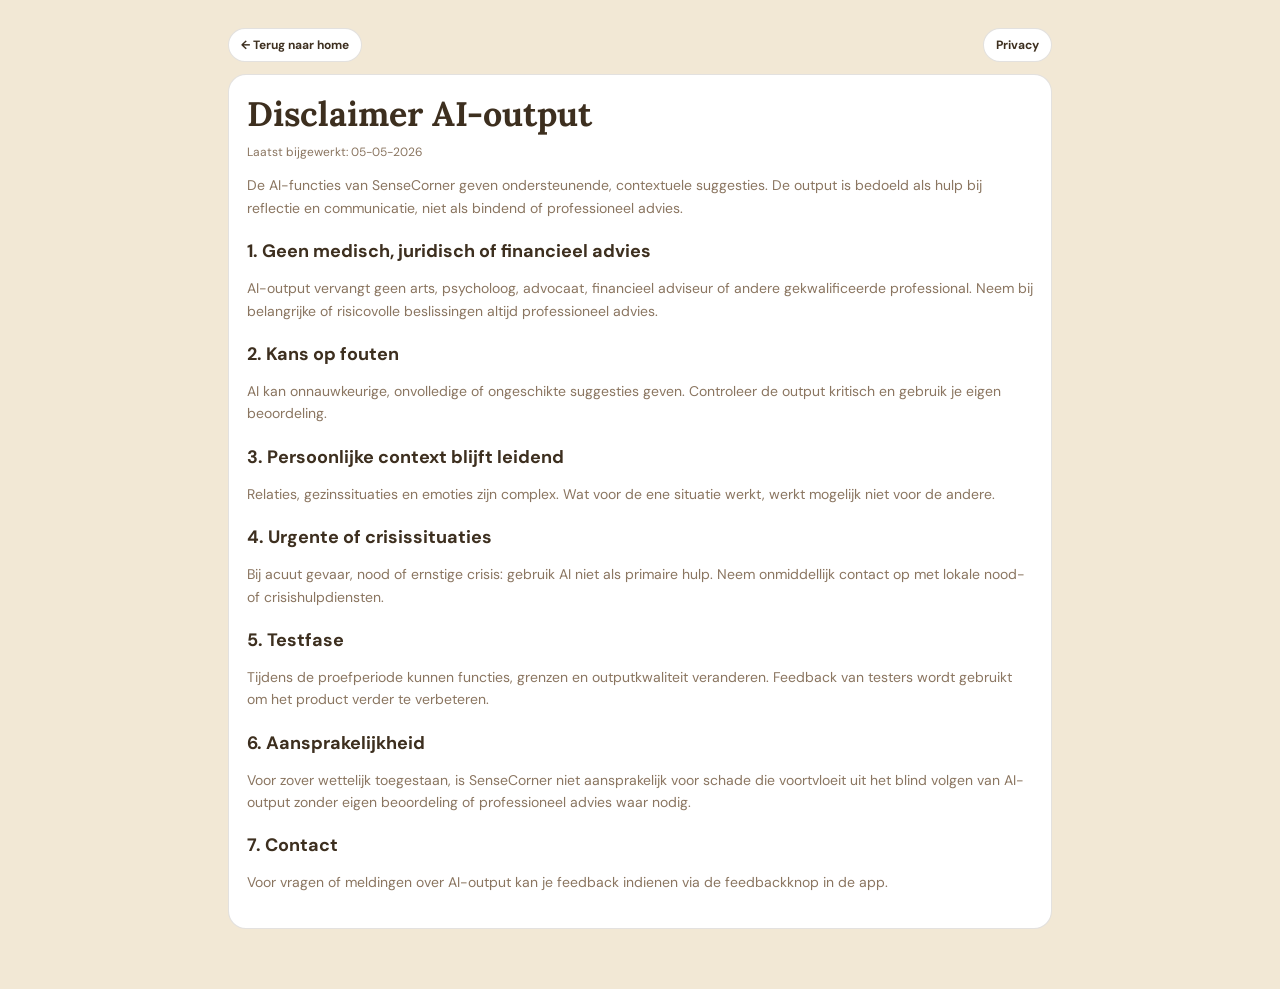
<file: ai-disclaimer.html>
<!DOCTYPE html>
<html lang="nl">
<head>
<meta charset="UTF-8">
<meta name="viewport" content="width=device-width, initial-scale=1.0">
<meta name="theme-color" content="#6B8E6F">
<title>Disclaimer AI-output - SenseCorner</title>
<link rel="preconnect" href="https://fonts.googleapis.com">
<link rel="preconnect" href="https://fonts.gstatic.com" crossorigin>
<link href="https://fonts.googleapis.com/css2?family=DM+Sans:wght@400;500;600;700&family=Lora:wght@400;600&display=swap" rel="stylesheet">
<link rel="stylesheet" href="css/sense-theme.css">
<style>
*{box-sizing:border-box}
body{margin:0;background:var(--cream);color:var(--chocolade);font-family:var(--font-sans)}
.wrap{max-width:860px;margin:0 auto;padding:28px 18px 60px}
.card{background:var(--ivoor);border:1px solid var(--b);border-radius:18px;padding:20px 18px}
h1{font-family:var(--font-serif);font-size:34px;line-height:1.1;margin:0 0 12px}
h2{font-size:18px;margin:20px 0 8px}
p,li{font-size:14px;line-height:1.6;color:var(--warm-bruin)}
a{color:var(--sage-donker)}
.meta{font-size:12px;color:var(--warm-bruin);margin-bottom:10px}
.topnav{display:flex;justify-content:space-between;align-items:center;gap:10px;margin-bottom:12px}
.btn{display:inline-flex;align-items:center;gap:7px;padding:8px 12px;border-radius:999px;border:1px solid var(--b);background:#fff;text-decoration:none;color:var(--chocolade);font-size:12px;font-weight:700}
</style>
</head>
<body>
<div class="wrap">
  <div class="topnav">
    <a class="btn" href="index.html">← Terug naar home</a>
    <a class="btn" href="privacy.html">Privacy</a>
  </div>
  <article class="card">
    <h1>Disclaimer AI-output</h1>
    <div class="meta">Laatst bijgewerkt: 05-05-2026</div>
    <p>De AI-functies van SenseCorner geven ondersteunende, contextuele suggesties. De output is bedoeld als hulp bij reflectie en communicatie, niet als bindend of professioneel advies.</p>

    <h2>1. Geen medisch, juridisch of financieel advies</h2>
    <p>AI-output vervangt geen arts, psycholoog, advocaat, financieel adviseur of andere gekwalificeerde professional. Neem bij belangrijke of risicovolle beslissingen altijd professioneel advies.</p>

    <h2>2. Kans op fouten</h2>
    <p>AI kan onnauwkeurige, onvolledige of ongeschikte suggesties geven. Controleer de output kritisch en gebruik je eigen beoordeling.</p>

    <h2>3. Persoonlijke context blijft leidend</h2>
    <p>Relaties, gezinssituaties en emoties zijn complex. Wat voor de ene situatie werkt, werkt mogelijk niet voor de andere.</p>

    <h2>4. Urgente of crisissituaties</h2>
    <p>Bij acuut gevaar, nood of ernstige crisis: gebruik AI niet als primaire hulp. Neem onmiddellijk contact op met lokale nood- of crisishulpdiensten.</p>

    <h2>5. Testfase</h2>
    <p>Tijdens de proefperiode kunnen functies, grenzen en outputkwaliteit veranderen. Feedback van testers wordt gebruikt om het product verder te verbeteren.</p>

    <h2>6. Aansprakelijkheid</h2>
    <p>Voor zover wettelijk toegestaan, is SenseCorner niet aansprakelijk voor schade die voortvloeit uit het blind volgen van AI-output zonder eigen beoordeling of professioneel advies waar nodig.</p>

    <h2>7. Contact</h2>
    <p>Voor vragen of meldingen over AI-output kan je feedback indienen via de feedbackknop in de app.</p>
  </article>
</div>
</body>
</html>
</file>
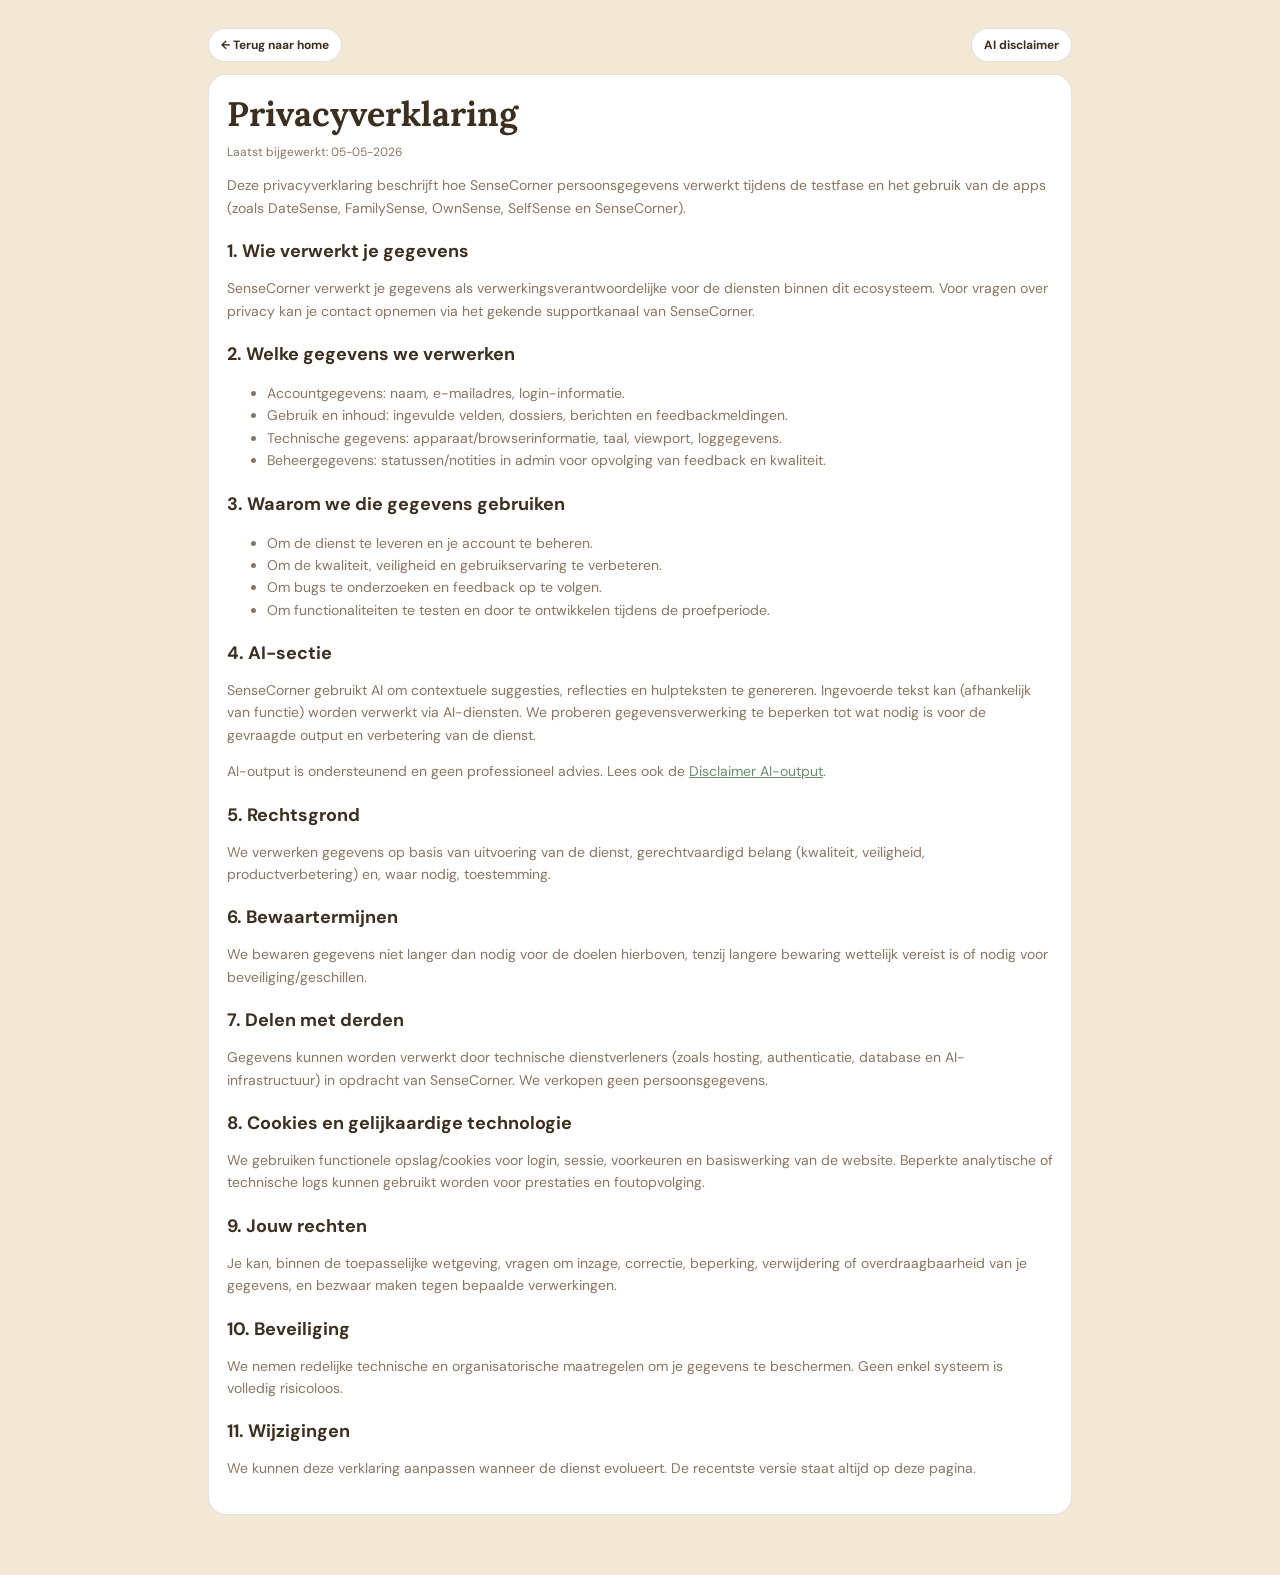
<file: privacy.html>
<!DOCTYPE html>
<html lang="nl">
<head>
<meta charset="UTF-8">
<meta name="viewport" content="width=device-width, initial-scale=1.0">
<meta name="theme-color" content="#6B8E6F">
<title>Privacyverklaring - SenseCorner</title>
<link rel="preconnect" href="https://fonts.googleapis.com">
<link rel="preconnect" href="https://fonts.gstatic.com" crossorigin>
<link href="https://fonts.googleapis.com/css2?family=DM+Sans:wght@400;500;600;700&family=Lora:wght@400;600&display=swap" rel="stylesheet">
<link rel="stylesheet" href="css/sense-theme.css">
<style>
*{box-sizing:border-box}
body{margin:0;background:var(--cream);color:var(--chocolade);font-family:var(--font-sans)}
.wrap{max-width:900px;margin:0 auto;padding:28px 18px 60px}
.card{background:var(--ivoor);border:1px solid var(--b);border-radius:18px;padding:20px 18px}
h1{font-family:var(--font-serif);font-size:34px;line-height:1.1;margin:0 0 12px}
h2{font-size:18px;margin:20px 0 8px}
p,li{font-size:14px;line-height:1.6;color:var(--warm-bruin)}
a{color:var(--sage-donker)}
.meta{font-size:12px;color:var(--warm-bruin);margin-bottom:10px}
.topnav{display:flex;justify-content:space-between;align-items:center;gap:10px;margin-bottom:12px}
.btn{display:inline-flex;align-items:center;gap:7px;padding:8px 12px;border-radius:999px;border:1px solid var(--b);background:#fff;text-decoration:none;color:var(--chocolade);font-size:12px;font-weight:700}
</style>
</head>
<body>
<div class="wrap">
  <div class="topnav">
    <a class="btn" href="index.html">← Terug naar home</a>
    <a class="btn" href="ai-disclaimer.html">AI disclaimer</a>
  </div>
  <article class="card">
    <h1>Privacyverklaring</h1>
    <div class="meta">Laatst bijgewerkt: 05-05-2026</div>
    <p>Deze privacyverklaring beschrijft hoe SenseCorner persoonsgegevens verwerkt tijdens de testfase en het gebruik van de apps (zoals DateSense, FamilySense, OwnSense, SelfSense en SenseCorner).</p>

    <h2>1. Wie verwerkt je gegevens</h2>
    <p>SenseCorner verwerkt je gegevens als verwerkingsverantwoordelijke voor de diensten binnen dit ecosysteem. Voor vragen over privacy kan je contact opnemen via het gekende supportkanaal van SenseCorner.</p>

    <h2>2. Welke gegevens we verwerken</h2>
    <ul>
      <li>Accountgegevens: naam, e-mailadres, login-informatie.</li>
      <li>Gebruik en inhoud: ingevulde velden, dossiers, berichten en feedbackmeldingen.</li>
      <li>Technische gegevens: apparaat/browserinformatie, taal, viewport, loggegevens.</li>
      <li>Beheergegevens: statussen/notities in admin voor opvolging van feedback en kwaliteit.</li>
    </ul>

    <h2>3. Waarom we die gegevens gebruiken</h2>
    <ul>
      <li>Om de dienst te leveren en je account te beheren.</li>
      <li>Om de kwaliteit, veiligheid en gebruikservaring te verbeteren.</li>
      <li>Om bugs te onderzoeken en feedback op te volgen.</li>
      <li>Om functionaliteiten te testen en door te ontwikkelen tijdens de proefperiode.</li>
    </ul>

    <h2>4. AI-sectie</h2>
    <p>SenseCorner gebruikt AI om contextuele suggesties, reflecties en hulpteksten te genereren. Ingevoerde tekst kan (afhankelijk van functie) worden verwerkt via AI-diensten. We proberen gegevensverwerking te beperken tot wat nodig is voor de gevraagde output en verbetering van de dienst.</p>
    <p>AI-output is ondersteunend en geen professioneel advies. Lees ook de <a href="ai-disclaimer.html">Disclaimer AI-output</a>.</p>

    <h2>5. Rechtsgrond</h2>
    <p>We verwerken gegevens op basis van uitvoering van de dienst, gerechtvaardigd belang (kwaliteit, veiligheid, productverbetering) en, waar nodig, toestemming.</p>

    <h2>6. Bewaartermijnen</h2>
    <p>We bewaren gegevens niet langer dan nodig voor de doelen hierboven, tenzij langere bewaring wettelijk vereist is of nodig voor beveiliging/geschillen.</p>

    <h2>7. Delen met derden</h2>
    <p>Gegevens kunnen worden verwerkt door technische dienstverleners (zoals hosting, authenticatie, database en AI-infrastructuur) in opdracht van SenseCorner. We verkopen geen persoonsgegevens.</p>

    <h2>8. Cookies en gelijkaardige technologie</h2>
    <p>We gebruiken functionele opslag/cookies voor login, sessie, voorkeuren en basiswerking van de website. Beperkte analytische of technische logs kunnen gebruikt worden voor prestaties en foutopvolging.</p>

    <h2>9. Jouw rechten</h2>
    <p>Je kan, binnen de toepasselijke wetgeving, vragen om inzage, correctie, beperking, verwijdering of overdraagbaarheid van je gegevens, en bezwaar maken tegen bepaalde verwerkingen.</p>

    <h2>10. Beveiliging</h2>
    <p>We nemen redelijke technische en organisatorische maatregelen om je gegevens te beschermen. Geen enkel systeem is volledig risicoloos.</p>

    <h2>11. Wijzigingen</h2>
    <p>We kunnen deze verklaring aanpassen wanneer de dienst evolueert. De recentste versie staat altijd op deze pagina.</p>
  </article>
</div>
</body>
</html>
</file>
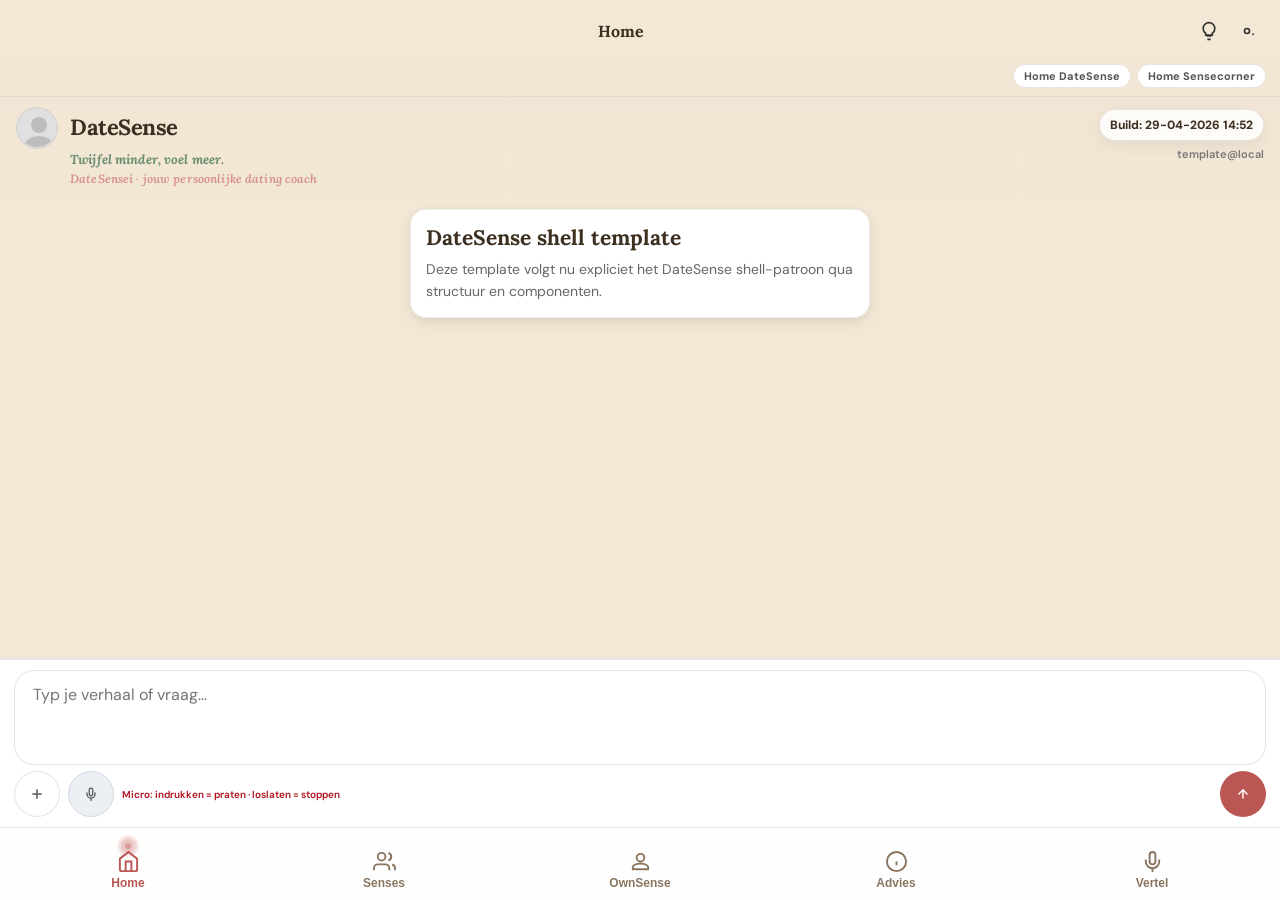
<file: ui-shell-template.html>
<!DOCTYPE html>
<html lang="nl">
<head>
<meta charset="UTF-8">
<meta name="viewport" content="width=device-width, initial-scale=1.0, viewport-fit=cover">
<!-- Cache: HTML mag CDN max-age gebruiken; JS/CSS via ?v= cache-bust na deploy. -->
<link rel="icon" href="data:,">
<title>DateSense Shell Template</title>
<meta name="shell-build" content="03-05-2026 18:47">
<link rel="preconnect" href="https://fonts.googleapis.com">
<link rel="preconnect" href="https://fonts.gstatic.com" crossorigin>
<link href="https://fonts.googleapis.com/css2?family=DM+Sans:opsz,wght@9..40,400;9..40,500;9..40,600&family=Lora:ital,wght@0,400;0,600;1,400&display=swap" rel="stylesheet">
<link rel="stylesheet" href="css/sense-theme.css?v=20261015a">
<style>
*{box-sizing:border-box;margin:0;padding:0;-webkit-tap-highlight-color:transparent}
html,body{height:100%;background:var(--cream);font-family:var(--font-sans);overflow:hidden}
:root{--app-donker:var(--date-donker);--app-medium:var(--date-medium);--app-licht:var(--date-licht);--r:var(--app-donker);--g:rgba(255,255,255,.75);--b:rgba(61,47,31,.12)}
.app{position:relative;width:100vw;height:100vh;height:100dvh;display:flex;flex-direction:column;overflow:hidden;background:linear-gradient(180deg,rgba(248,212,210,.28) 0%,var(--cream) 220px,var(--cream) 100%)}
.bg-art{position:fixed;inset:0;z-index:0;pointer-events:none}
.topbar{position:relative;z-index:2;display:flex;align-items:center;padding:12px 14px 8px;padding-top:calc(12px + var(--st));flex-shrink:0;background:rgba(242,232,213,.78);backdrop-filter:blur(14px);-webkit-backdrop-filter:blur(14px);box-shadow:0 1px 0 rgba(61,47,31,.08)}
.tb-title{flex:1;font-size:var(--fs-md);font-weight:700;text-align:center;color:var(--t);font-family:var(--font-serif)}
.ico{width:38px;height:38px;display:flex;align-items:center;justify-content:center;cursor:pointer;flex-shrink:0;background:none;border:none;border-radius:19px;touch-action:manipulation}
.ico{transition:background .18s ease}
.ico:active{background:var(--g)}
.quick-nav{position:relative;z-index:2;display:flex;justify-content:flex-end;gap:6px;padding:6px 14px 8px;background:rgba(242,232,213,.72);backdrop-filter:blur(12px);-webkit-backdrop-filter:blur(12px);border-bottom:1px solid rgba(61,47,31,.06);flex-shrink:0}
.quick-nav-btn{border:1px solid var(--b);background:#fff;color:#555;border-radius:999px;padding:4px 10px;font-size:11px;font-weight:700;font-family:inherit;cursor:pointer;touch-action:manipulation}
.logobar{position:relative;z-index:1;display:flex;align-items:flex-start;gap:12px;padding:10px 16px 12px;flex-shrink:0}
.av{width:42px;height:42px;border-radius:21px;overflow:hidden;flex-shrink:0;border:2px solid var(--b);background:#eee}
.brand{line-height:1;min-height:40px;display:flex;align-items:center;text-decoration:none;color:inherit}
.brand-logo{height:36px;width:auto;display:block;object-fit:contain}
.brand-fallback{font-size:var(--fs-xl);font-weight:800;color:var(--t);letter-spacing:-.5px;line-height:1;display:inline-block;font-family:var(--font-serif)}
.tag{display:block;margin-top:4px;max-width:min(100%,280px);font-family:var(--font-serif);font-style:italic;font-size:13px;line-height:1.38;letter-spacing:.01em;color:var(--sage-donker)}
.tag .tag-main{display:block;font-weight:700;color:var(--sage-donker)}
.tag .tag-sub{display:block;margin-top:2px;font-size:12px;font-weight:600;font-style:italic;color:var(--app-medium)}
.build-tag-top{position:relative;display:inline-flex;align-items:center;flex-wrap:wrap;justify-content:flex-end;max-width:min(100%,200px);pointer-events:auto;padding:7px 10px;border-radius:999px;border:1px solid var(--b);background:rgba(255,255,255,.86);backdrop-filter:blur(6px);font-size:12px;font-weight:800;color:var(--t);box-shadow:0 6px 18px rgba(0,0,0,.06)}
.build-user-top{position:relative;display:block;max-width:min(100%,220px);font-size:11px;font-weight:600;color:#777;text-align:right;line-height:1.35}
.logobar-meta{display:flex;flex-direction:column;align-items:flex-end;gap:6px;flex-shrink:0;padding-top:2px;text-align:right}
.logobar-brand-wrap{flex:1;min-width:0}
.logobar .build-tag-top,.logobar .build-user-top{z-index:1}
.app-scroll{flex:1;min-height:0;overflow-y:auto;-webkit-overflow-scrolling:touch;display:flex;flex-direction:column;position:relative;z-index:1}
.main{position:relative;z-index:1;flex:0 0 auto;width:100%;overflow:visible}
.card{border-radius:16px;padding:14px 15px;background:#fff;margin:10px auto;max-width:460px;border:1px solid rgba(0,0,0,.07);box-shadow:0 2px 8px rgba(0,0,0,.05),0 6px 20px rgba(0,0,0,.05)}
.card h2{font-family:var(--font-serif);font-size:21px;color:var(--t);margin-bottom:8px}
.card p{font-size:14px;color:#666;line-height:1.55}
.input-bar{background:#fff;border-top:2px solid var(--b);flex-shrink:0;padding:10px 14px;padding-bottom:calc(10px + var(--sb))}
.input-stack-vertel{display:flex;flex-direction:column;gap:6px;width:100%;min-height:0}
.input-toolbar-vertel{display:flex;align-items:center;gap:8px;width:100%;flex-wrap:nowrap}
.vertel-mic-hint-row{display:flex;align-items:center;gap:8px;width:100%;margin:0;padding:2px 0 0;min-height:0;flex-wrap:nowrap}
.vertel-mic-hint-row--inline{flex:1 1 0;min-width:0;width:auto;padding:0;margin:0}
.vertel-mic-hint-row--inline .rnd.rd-mic{flex-shrink:0}
.vertel-mic-hint{flex:1;min-width:0;font-size:10px;font-weight:600;color:#b0101d;line-height:1.3;margin:0}
.input-area{flex:1;background:var(--g);border:1.5px solid var(--b);border-radius:20px;padding:13px 18px;font-size:var(--fs-md);color:#333;outline:none;font-family:inherit;resize:none;min-height:50px;max-height:130px;line-height:1.4}
.input-area-vertel{width:100%;min-height:72px;max-height:168px}
.rnd{width:46px;height:46px;border-radius:23px;display:flex;align-items:center;justify-content:center;cursor:pointer;flex-shrink:0;border:none;position:relative;z-index:2;touch-action:manipulation}
.rnd.gr{background:var(--g);border:1.5px solid var(--b)}
.rnd.rd{background:var(--r)}
.rnd.rd svg{stroke:#fff}
.rnd.rd-mic{background:#eceff3;border:1.5px solid #d0d8e0;color:#555;touch-action:none;-webkit-user-select:none;user-select:none}
.rnd.rd-mic svg{stroke:#555}
.rnd.rd-mic.rnd-mic-on{background:var(--r);border-color:var(--r);box-shadow:0 4px 12px rgba(186,86,84,.28)}
.rnd.rd-mic.rnd-mic-on svg{stroke:#fff}
.nav{background:rgba(255,255,255,.96);backdrop-filter:blur(10px);-webkit-backdrop-filter:blur(10px);border-top:1px solid rgba(0,0,0,.08);display:flex;padding:6px 0;padding-bottom:calc(6px + var(--sb));flex-shrink:0;position:relative;z-index:30}
.tab{flex:1;display:flex;flex-direction:column;align-items:center;gap:3px;padding:16px 0 4px;cursor:pointer;color:var(--m);background:none;border:none;position:relative;transition:color .16s ease;touch-action:manipulation}
.tab.active{color:var(--r)}
.nav-tab-rimpel{position:absolute;top:1px;left:50%;transform:translateX(-50%);width:22px;height:22px;pointer-events:none;z-index:1;opacity:0;transition:opacity .18s ease}
.tab.active .nav-tab-rimpel{opacity:1}
.nav-tab-rimpel > span{position:absolute;left:50%;top:50%;transform:translate(-50%,-50%);border-radius:50%}
.nav-tab-rimpel > span:nth-child(1){width:100%;height:100%;background:var(--app-licht)}
.nav-tab-rimpel > span:nth-child(2){width:calc(100% * 58 / 72);height:calc(100% * 58 / 72);background:var(--app-medium)}
.nav-tab-rimpel > span:nth-child(3){width:calc(100% * 44 / 72);height:calc(100% * 44 / 72);background:var(--app-donker)}
.tab.active .nav-tab-rimpel > span:nth-child(1){opacity:.26}
.tab.active .nav-tab-rimpel > span:nth-child(2){opacity:.2}
.tab.active .nav-tab-rimpel > span:nth-child(3){opacity:.14}
.tab.active .nav-tab-rimpel::after{content:'';position:absolute;left:50%;top:50%;transform:translate(-50%,-50%);width:calc(100% * 20 / 72);height:calc(100% * 20 / 72);min-width:5px;min-height:5px;border-radius:50%;background:var(--app-donker);z-index:2;opacity:.38}
.tab svg{width:23px;height:23px;position:relative;z-index:2}
.tab span{font-size:var(--fs-xs);font-weight:600}
@media (max-width:420px){
  .topbar{padding:10px 10px 8px;padding-top:calc(10px + var(--st))}
  .logobar{gap:10px;padding:9px 12px 11px}
  .logobar-meta{max-width:42%}
  .build-tag-top{padding:6px 8px;font-size:11px;max-width:min(100%,160px)}
  .build-user-top{font-size:11px;max-width:min(100%,180px)}
  .input-bar{padding:8px 10px;padding-bottom:calc(8px + var(--sb))}
  .input-stack-vertel{gap:5px}
  .input-toolbar-vertel{gap:7px;flex-wrap:nowrap}
  .input-area{padding:12px 14px;min-height:46px}
  .input-area-vertel{padding:10px 12px;min-height:64px;max-height:min(24dvh,156px)}
  .rnd{width:42px;height:42px;border-radius:21px}
}
</style>
</head>
<body>
<div class="app" id="app">
  <div class="topbar">
    <button class="ico" style="visibility:hidden"><svg viewBox="0 0 24 24" fill="none" stroke="#333" stroke-width="2.5" width="22" height="22"><polyline points="15,18 9,12 15,6"/></svg></button>
    <div class="tb-title">Home</div>
    <button class="ico" title="Hulp"><svg viewBox="0 0 24 24" fill="none" stroke="#333" stroke-width="2" width="20" height="20"><path d="M9 18h6M10 22h4M12 2a7 7 0 0 1 7 7c0 2.4-1.2 4.5-3 5.7V17H8v-2.3C6.2 13.5 5 11.4 5 9a7 7 0 0 1 7-7z"/></svg></button>
    <button class="ico" title="Instellingen"><svg viewBox="0 0 24 24" fill="none" stroke="#333" stroke-width="2" width="20" height="20"><circle cx="12" cy="12" r="3"/><path d="M19.4 15a1.65 1.65 0 0 0 .33 1.82"/></svg></button>
  </div>
  <div class="quick-nav" role="navigation" aria-label="Snel naar hub">
    <button type="button" class="quick-nav-btn">Home DateSense</button>
    <button type="button" class="quick-nav-btn">Home Sensecorner</button>
  </div>
  <div class="app-scroll" id="appScroll">
    <div class="logobar" id="logobar">
      <div class="av"><svg width="42" height="42" viewBox="0 0 42 42"><rect width="42" height="42" fill="#E0E0E0"/><circle cx="21" cy="16" r="8" fill="#BDBDBD"/><ellipse cx="21" cy="36" rx="14" ry="9" fill="#BDBDBD"/></svg></div>
      <div class="logobar-brand-wrap">
        <a href="#" class="brand">
          <span class="brand-fallback">DateSense</span>
        </a>
        <div class="tag"><span class="tag-main">Twijfel minder, voel meer.</span><span class="tag-sub">DateSensei · jouw persoonlijke dating coach</span></div>
      </div>
      <div class="logobar-meta">
        <div class="build-tag-top">Build: 29-04-2026 14:52</div>
        <div class="build-user-top">template@local</div>
      </div>
    </div>
    <main class="main" id="mainContent">
      <div class="card">
        <h2>DateSense shell template</h2>
        <p>Deze template volgt nu expliciet het DateSense shell-patroon qua structuur en componenten.</p>
      </div>
    </main>
  </div>
  <div id="inputBar">
    <div class="input-bar">
      <div class="input-stack-vertel">
        <textarea class="input-area input-area-vertel" id="msgInput" placeholder="Typ je verhaal of vraag..." rows="3"></textarea>
        <div class="input-toolbar-vertel input-toolbar-vertel--compact">
          <button type="button" class="rnd gr" title="Importeer">
            <svg width="16" height="16" viewBox="0 0 24 24" fill="none" stroke="#666" stroke-width="2.5"><line x1="12" y1="5" x2="12" y2="19"/><line x1="5" y1="12" x2="19" y2="12"/></svg>
          </button>
          <div class="vertel-mic-hint-row vertel-mic-hint-row--inline">
            <button type="button" class="rnd rd-mic" title="Spraak invoeren">
              <svg width="14" height="14" viewBox="0 0 24 24" fill="none" stroke="currentColor" stroke-width="2.2" stroke-linecap="round"><path d="M12 2a3 3 0 0 1 3 3v7a3 3 0 0 1-6 0V5a3 3 0 0 1 3-3z"/><path d="M19 10v2a7 7 0 0 1-14 0v-2"/><line x1="12" y1="19" x2="12" y2="23"/></svg>
            </button>
            <p class="vertel-mic-hint">Micro: indrukken = praten · loslaten = stoppen</p>
          </div>
          <span style="flex:1"></span>
          <button type="button" class="rnd rd" title="Verstuur">
            <svg width="14" height="14" viewBox="0 0 24 24" fill="none" stroke="white" stroke-width="2.5" stroke-linecap="round"><line x1="12" y1="19" x2="12" y2="5"/><polyline points="5,12 12,5 19,12"/></svg>
          </button>
        </div>
      </div>
    </div>
  </div>
  <div class="nav">
    <button class="tab active"><span class="nav-tab-rimpel" aria-hidden="true"><span></span><span></span><span></span></span><svg viewBox="0 0 24 24" fill="none" stroke="currentColor" stroke-width="2"><path d="M3 9l9-7 9 7v11a2 2 0 0 1-2 2H5a2 2 0 0 1-2-2z"/><polyline points="9,22 9,12 15,12 15,22"/></svg><span>Home</span></button>
    <button class="tab"><span class="nav-tab-rimpel" aria-hidden="true"><span></span><span></span><span></span></span><svg viewBox="0 0 24 24" fill="none" stroke="currentColor" stroke-width="2"><path d="M17 21v-2a4 4 0 0 0-4-4H5a4 4 0 0 0-4 4v2"/><circle cx="9" cy="7" r="4"/><path d="M23 21v-2a4 4 0 0 0-3-3.87"/><path d="M16 3.13a4 4 0 0 1 0 7.75"/></svg><span>Senses</span></button>
    <button class="tab"><span class="nav-tab-rimpel" aria-hidden="true"><span></span><span></span><span></span></span><svg viewBox="0 0 24 24" fill="none" stroke="currentColor" stroke-width="2"><circle cx="12" cy="8" r="4"/><path d="M12 14c-5 0-8 2.5-8 4v2h16v-2c0-1.5-3-4-8-4z"/></svg><span>OwnSense</span></button>
    <button class="tab"><span class="nav-tab-rimpel" aria-hidden="true"><span></span><span></span><span></span></span><svg viewBox="0 0 24 24" fill="none" stroke="currentColor" stroke-width="2"><path d="M12 2a10 10 0 1 0 10 10 10 10 0 0 0-10-10z"/><path d="M12 16v-4M12 8h.01"/></svg><span>Advies</span></button>
    <button class="tab"><span class="nav-tab-rimpel" aria-hidden="true"><span></span><span></span><span></span></span><svg viewBox="0 0 24 24" fill="none" stroke="currentColor" stroke-width="2"><path d="M12 2a3 3 0 0 1 3 3v7a3 3 0 0 1-6 0V5a3 3 0 0 1 3-3z"/><path d="M19 10v2a7 7 0 0 1-14 0v-2"/><line x1="12" y1="19" x2="12" y2="23"/></svg><span>Vertel</span></button>
  </div>
</div>
</body>
</html>
</file>
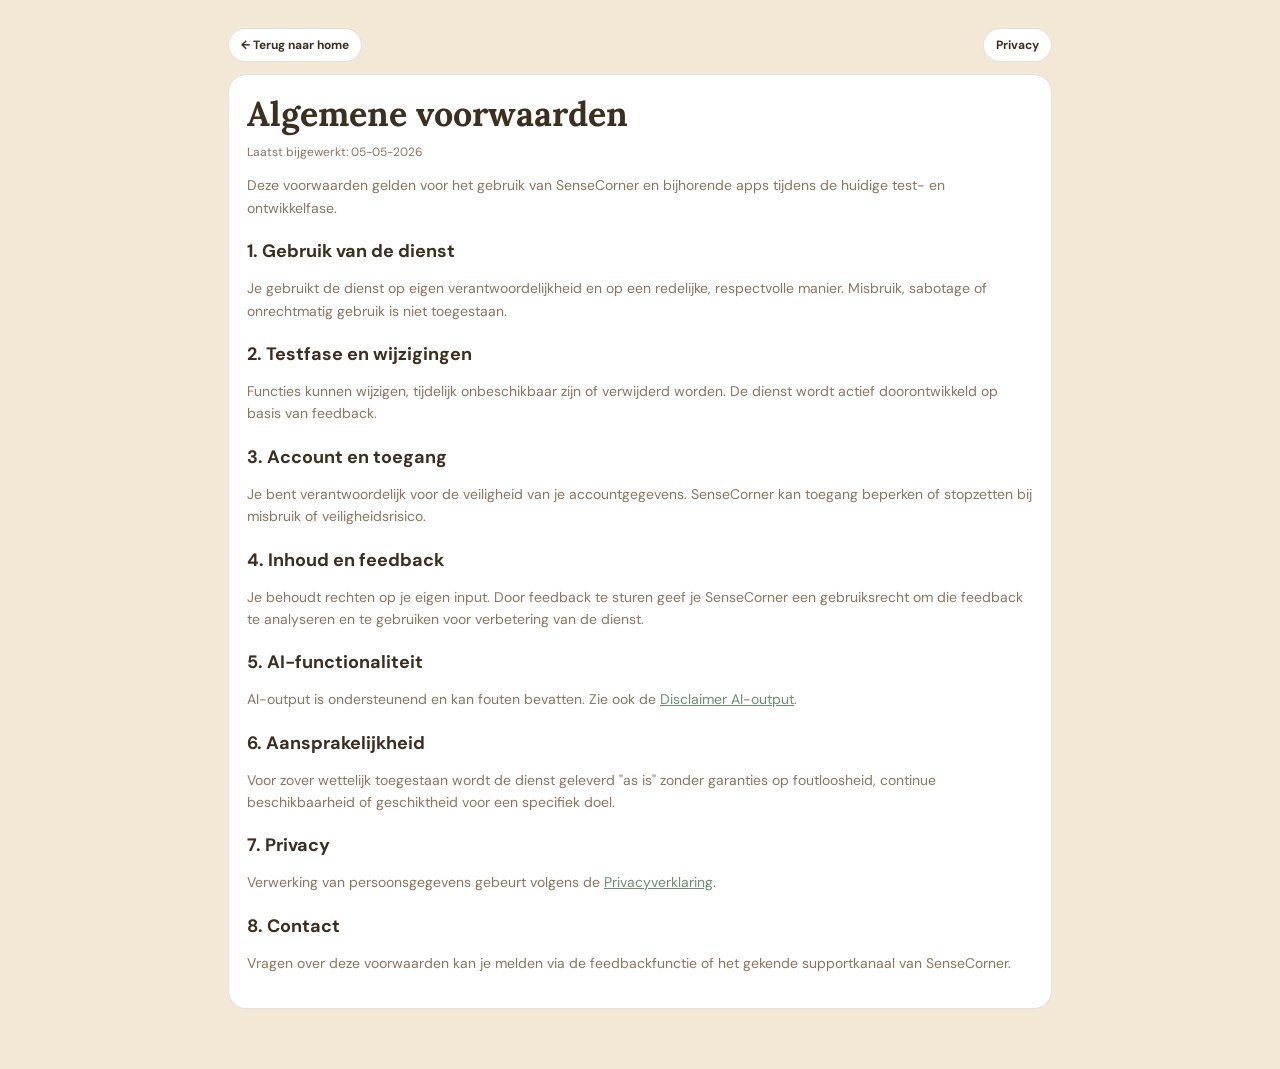
<file: voorwaarden.html>
<!DOCTYPE html>
<html lang="nl">
<head>
<meta charset="UTF-8">
<meta name="viewport" content="width=device-width, initial-scale=1.0">
<meta name="theme-color" content="#6B8E6F">
<title>Algemene voorwaarden - SenseCorner</title>
<link rel="preconnect" href="https://fonts.googleapis.com">
<link rel="preconnect" href="https://fonts.gstatic.com" crossorigin>
<link href="https://fonts.googleapis.com/css2?family=DM+Sans:wght@400;500;600;700&family=Lora:wght@400;600&display=swap" rel="stylesheet">
<link rel="stylesheet" href="css/sense-theme.css">
<style>
*{box-sizing:border-box}
body{margin:0;background:var(--cream);color:var(--chocolade);font-family:var(--font-sans)}
.wrap{max-width:860px;margin:0 auto;padding:28px 18px 60px}
.card{background:var(--ivoor);border:1px solid var(--b);border-radius:18px;padding:20px 18px}
h1{font-family:var(--font-serif);font-size:34px;line-height:1.1;margin:0 0 12px}
h2{font-size:18px;margin:20px 0 8px}
p,li{font-size:14px;line-height:1.6;color:var(--warm-bruin)}
a{color:var(--sage-donker)}
.meta{font-size:12px;color:var(--warm-bruin);margin-bottom:10px}
.topnav{display:flex;justify-content:space-between;align-items:center;gap:10px;margin-bottom:12px}
.btn{display:inline-flex;align-items:center;gap:7px;padding:8px 12px;border-radius:999px;border:1px solid var(--b);background:#fff;text-decoration:none;color:var(--chocolade);font-size:12px;font-weight:700}
</style>
</head>
<body>
<div class="wrap">
  <div class="topnav">
    <a class="btn" href="index.html">← Terug naar home</a>
    <a class="btn" href="privacy.html">Privacy</a>
  </div>
  <article class="card">
    <h1>Algemene voorwaarden</h1>
    <div class="meta">Laatst bijgewerkt: 05-05-2026</div>
    <p>Deze voorwaarden gelden voor het gebruik van SenseCorner en bijhorende apps tijdens de huidige test- en ontwikkelfase.</p>

    <h2>1. Gebruik van de dienst</h2>
    <p>Je gebruikt de dienst op eigen verantwoordelijkheid en op een redelijke, respectvolle manier. Misbruik, sabotage of onrechtmatig gebruik is niet toegestaan.</p>

    <h2>2. Testfase en wijzigingen</h2>
    <p>Functies kunnen wijzigen, tijdelijk onbeschikbaar zijn of verwijderd worden. De dienst wordt actief doorontwikkeld op basis van feedback.</p>

    <h2>3. Account en toegang</h2>
    <p>Je bent verantwoordelijk voor de veiligheid van je accountgegevens. SenseCorner kan toegang beperken of stopzetten bij misbruik of veiligheidsrisico.</p>

    <h2>4. Inhoud en feedback</h2>
    <p>Je behoudt rechten op je eigen input. Door feedback te sturen geef je SenseCorner een gebruiksrecht om die feedback te analyseren en te gebruiken voor verbetering van de dienst.</p>

    <h2>5. AI-functionaliteit</h2>
    <p>AI-output is ondersteunend en kan fouten bevatten. Zie ook de <a href="ai-disclaimer.html">Disclaimer AI-output</a>.</p>

    <h2>6. Aansprakelijkheid</h2>
    <p>Voor zover wettelijk toegestaan wordt de dienst geleverd "as is" zonder garanties op foutloosheid, continue beschikbaarheid of geschiktheid voor een specifiek doel.</p>

    <h2>7. Privacy</h2>
    <p>Verwerking van persoonsgegevens gebeurt volgens de <a href="privacy.html">Privacyverklaring</a>.</p>

    <h2>8. Contact</h2>
    <p>Vragen over deze voorwaarden kan je melden via de feedbackfunctie of het gekende supportkanaal van SenseCorner.</p>
  </article>
</div>
</body>
</html>
</file>
<file: css/sense-theme.css>
/**
 * SensePad / SenseCorner — gedeelde design tokens (één bron van waarheid).
 * Laad dit bestand ná de Google Fonts <link>.
 *
 * Per app-pagina: override in een klein :root-blok alleen --app-donker,
 * --app-medium, --app-licht en desnoods --r, --rl, --g.
 */
:root {
  --cream: #F2E8D5;
  --chocolade: #3D2F1F;
  --chocolade-diep: #2E2318;
  --warm-bruin: #8A7560;
  --ivoor: #ffffff;

  --sage-donker: #6b8e6f;
  --sage-medium: #a5b894;
  --sage-licht: #c8d4b5;
  --zand-medium: #d9c9a8;
  --zand-licht: #e4d7b8;

  --date-donker: #ba5654;
  --date-medium: #d68e8c;
  --date-licht: #e8bbb9;

  --family-donker: #7d6aab;
  --family-medium: #aea0c9;
  --family-licht: #d0c7df;

  --friend-donker: #c8881f;
  --friend-medium: #ddb062;
  --friend-licht: #ebcf9b;

  --self-donker: #4a6b50;
  --self-medium: #8aa58f;
  --self-licht: #bccdc0;

  --font-sans: "DM Sans", system-ui, sans-serif;
  --font-serif: "Lora", Georgia, serif;

  --green: #1e7e34;
  --greenl: #f0fbf1;
  --amber: #92640a;
  --amberl: #fffbeb;

  --radius-card: 18px;
  --radius-card-lg: 22px;
  --radius: 16px;
  --shadow: 0 2px 14px rgba(74, 58, 42, 0.06);
  --transition: all 0.22s ease;

  --sb: env(safe-area-inset-bottom, 0px);
  --st: env(safe-area-inset-top, 0px);
  --sl: env(safe-area-inset-left, 0px);
  --sr: env(safe-area-inset-right, 0px);

  --fs-xs: 12px;
  --fs-sm: 14px;
  --fs-md: 16px;
  --fs-xl: 22px;
  --rad-sm: 10px;
  --rad-md: 14px;
  --rad-lg: 18px;
  --dock-gap: 14px;
  --dock-above-nav: calc(52px + var(--sb) + var(--dock-gap));
  --dossier-dock-core: 56px;

  /* Standaard app-accent = sage (SenseCorner, OWN, Admin) */
  --app-donker: var(--sage-donker);
  --app-medium: var(--sage-medium);
  --app-licht: var(--sage-licht);

  --r: var(--app-donker);
  --rl: rgba(200, 212, 181, 0.4);
  --t: var(--chocolade);
  --m: var(--warm-bruin);
  --s: rgba(138, 117, 96, 0.82);
  --b: rgba(61, 47, 31, 0.14);
  --g: rgba(255, 255, 255, 0.72);
  --bg: var(--cream);
  --card: var(--ivoor);

  --hub-line: var(--b);
  --hub-dash: rgba(61, 47, 31, 0.2);
  --hub-foot-grad: linear-gradient(180deg, rgba(255, 255, 255, 0.72), var(--ivoor));
}

/**
 * Merkteken SenseCorner: drie concentrische cirkels (zelfde markup/CSS als index.html).
 * Gebruik: <span class="lp-ripple lp-ripple--sage" aria-hidden="true"><span></span><span></span><span></span></span>
 */
.lp-ripple {
  position: relative;
  width: 28px;
  height: 28px;
  flex-shrink: 0;
  display: flex;
  align-items: center;
  justify-content: center;
}
.lp-ripple span {
  position: absolute;
  border-radius: 50%;
}
.lp-ripple--sm {
  width: 26px;
  height: 26px;
}
.lp-ripple--sm span:nth-child(1) {
  width: 26px;
  height: 26px;
}
.lp-ripple--sm span:nth-child(2) {
  width: 20px;
  height: 20px;
}
.lp-ripple--sm span:nth-child(3) {
  width: 14px;
  height: 14px;
}
.lp-ripple span:nth-child(1) {
  width: 28px;
  height: 28px;
}
.lp-ripple span:nth-child(2) {
  width: 22px;
  height: 22px;
}
.lp-ripple span:nth-child(3) {
  width: 16px;
  height: 16px;
}
.lp-ripple--sage span:nth-child(1) {
  background: var(--sage-licht);
}
.lp-ripple--sage span:nth-child(2) {
  background: var(--sage-medium);
}
.lp-ripple--sage span:nth-child(3) {
  background: var(--sage-donker);
}
.lp-ripple--date span:nth-child(1) {
  background: var(--date-licht);
}
.lp-ripple--date span:nth-child(2) {
  background: var(--date-medium);
}
.lp-ripple--date span:nth-child(3) {
  background: var(--date-donker);
}
.lp-ripple--family span:nth-child(1) {
  background: var(--family-licht);
}
.lp-ripple--family span:nth-child(2) {
  background: var(--family-medium);
}
.lp-ripple--family span:nth-child(3) {
  background: var(--family-donker);
}
.lp-ripple--friend span:nth-child(1) {
  background: var(--friend-licht);
}
.lp-ripple--friend span:nth-child(2) {
  background: var(--friend-medium);
}
.lp-ripple--friend span:nth-child(3) {
  background: var(--friend-donker);
}
.lp-ripple--self span:nth-child(1) {
  background: var(--self-licht);
}
.lp-ripple--self span:nth-child(2) {
  background: var(--self-medium);
}
.lp-ripple--self span:nth-child(3) {
  background: var(--self-donker);
}

/**
 * Merkteken SenseCorner (PWA-icon stijl): rimpel + S.
 * Statisch: <span data-sc-mark="ripple-s" data-sc-tone="sage" data-sc-size="32"></span>
 * <=32px: compact (grotere kern + S). JS: scMarkHtml({ mode, tone, size, pulse, full })
 */
.sc-mark {
  --sc-mark-ring-l: var(--sage-licht);
  --sc-mark-ring-m: var(--sage-medium);
  --sc-mark-ring-d: var(--sage-donker);
  --sc-mark-core: var(--chocolade);
  --sc-mark-s: var(--cream);
  display: inline-flex;
  flex-shrink: 0;
  align-items: center;
  justify-content: center;
  width: 28px;
  height: 28px;
  vertical-align: middle;
}
.sc-mark__svg {
  width: 100%;
  height: 100%;
  display: block;
}
.sc-mark__ring--l {
  fill: var(--sc-mark-ring-l);
}
.sc-mark__ring--m {
  fill: var(--sc-mark-ring-m);
}
.sc-mark__ring--d {
  fill: var(--sc-mark-ring-d);
}
.sc-mark__core {
  fill: var(--sc-mark-core);
}
.sc-mark__s {
  fill: var(--sc-mark-s);
}
.sc-mark--compact .sc-mark__s-bridge {
  pointer-events: none;
}
.sc-mark--16 {
  width: 16px;
  height: 16px;
}
.sc-mark--18 {
  width: 18px;
  height: 18px;
}
.sc-mark--22 {
  width: 22px;
  height: 22px;
}
.sc-mark--24 {
  width: 24px;
  height: 24px;
}
.sc-mark--28 {
  width: 28px;
  height: 28px;
}
.sc-mark--26 {
  width: 26px;
  height: 26px;
}
.sc-mark--32 {
  width: 32px;
  height: 32px;
}
.sc-mark--40 {
  width: 40px;
  height: 40px;
}
.sc-mark--48 {
  width: 48px;
  height: 48px;
}
.sc-mark--sage {
  --sc-mark-ring-l: var(--sage-licht);
  --sc-mark-ring-m: var(--sage-medium);
  --sc-mark-ring-d: var(--sage-donker);
}
.sc-mark--date {
  --sc-mark-ring-l: var(--date-licht);
  --sc-mark-ring-m: var(--date-medium);
  --sc-mark-ring-d: var(--date-donker);
}
.sc-mark--family {
  --sc-mark-ring-l: var(--family-licht);
  --sc-mark-ring-m: var(--family-medium);
  --sc-mark-ring-d: var(--family-donker);
}
.sc-mark--friend {
  --sc-mark-ring-l: var(--friend-licht);
  --sc-mark-ring-m: var(--friend-medium);
  --sc-mark-ring-d: var(--friend-donker);
}
.sc-mark--self {
  --sc-mark-ring-l: var(--self-licht);
  --sc-mark-ring-m: var(--self-medium);
  --sc-mark-ring-d: var(--self-donker);
}
/* App-logo: concentrische rimpels + kern in app-kleur (geen S). */
.sc-mark--ripple .sc-mark__core {
  fill: var(--app-donker);
}
.sc-mark--ripple .sc-mark__s,
.sc-mark--ripple .sc-mark__s-bridge {
  display: none;
}
.brand.brand--mark {
  gap: 8px;
  min-height: 36px;
}
.brand .brand-name {
  font-size: 1.2rem;
  font-weight: 800;
  color: var(--t, var(--chocolade));
  letter-spacing: -0.03em;
  line-height: 1;
  font-family: var(--font-serif, "Lora", Georgia, serif);
}
.sc-mark--s-only .sc-mark__ring {
  display: none;
}
.sc-mark--s-only .sc-mark__core {
  fill: var(--sc-mark-core);
}
.sc-mark--pulse {
  animation: scMarkPulse 2.4s ease-in-out infinite;
}
@keyframes scMarkPulse {
  0%,
  100% {
    transform: scale(1);
    opacity: 1;
  }
  50% {
    transform: scale(1.06);
    opacity: 0.92;
  }
}
.sc-mark--in-loader {
  flex-shrink: 0;
}
.logobar-hub-mark {
  display: inline-flex;
  align-items: center;
  justify-content: center;
  flex-shrink: 0;
  padding: 2px;
  border-radius: 999px;
  text-decoration: none;
  opacity: 0.92;
  transition: opacity 0.2s ease, transform 0.2s ease;
}
.logobar-hub-mark:hover {
  opacity: 1;
  transform: scale(1.04);
}
.logobar-hub-mark:focus-visible {
  outline: 2px solid color-mix(in srgb, var(--sage-donker) 45%, transparent);
  outline-offset: 2px;
}
.sc-install-modal__mark {
  display: flex;
  justify-content: center;
  margin: 0 0 0.75rem;
}

/* PWA install-knop + iOS-instructiemodal (alleen mobiel) */
@media (min-width: 769px) and (hover: hover) and (pointer: fine) {
  .sc-install-btn {
    display: none !important;
  }
}

.sc-install-btn--pending {
  display: none;
}

@media (hover: none) and (pointer: coarse) {
  .sc-install-btn--pending:not(.sc-install-btn--off) {
    display: inline-flex;
  }
}

.sc-install-btn {
  display: inline-flex;
  align-items: center;
  gap: 0.5rem;
  background: var(--chocolade);
  color: var(--cream);
  padding: 0.75rem 1.25rem;
  border-radius: var(--radius);
  border: none;
  font-family: var(--font-sans);
  font-size: 14px;
  font-weight: 500;
  cursor: pointer;
  transition: var(--transition);
}

.sc-install-btn:hover {
  background: var(--chocolade-diep);
}

.sc-install-btn:active {
  transform: scale(0.98);
}

.sc-install-btn__icon {
  width: 18px;
  height: 18px;
  flex-shrink: 0;
}

#sc-install-modal {
  display: none;
  position: fixed;
  inset: 0;
  z-index: 9999;
  align-items: center;
  justify-content: center;
  padding: 1rem;
  padding-top: calc(1rem + var(--st));
  padding-bottom: calc(1rem + var(--sb));
}

.sc-install-modal__overlay {
  position: absolute;
  inset: 0;
  background: rgba(46, 35, 24, 0.55);
  cursor: pointer;
}

.sc-install-modal__panel {
  position: relative;
  max-width: 420px;
  width: 100%;
  background: var(--cream);
  color: var(--chocolade);
  border-radius: var(--radius-card-lg);
  padding: 1.5rem;
  box-shadow: 0 10px 40px rgba(46, 35, 24, 0.25);
}

.sc-install-modal__title {
  font-family: var(--font-serif);
  font-size: 1.25rem;
  font-style: italic;
  margin: 0 0 0.5rem;
}

.sc-install-modal__intro {
  font-size: 14px;
  color: var(--warm-bruin);
  margin: 0 0 1rem;
}

.sc-install-modal__steps {
  font-size: 15px;
  line-height: 1.6;
  padding-left: 1.25rem;
  margin: 0 0 1.25rem;
}

.sc-install-modal__steps li {
  margin-bottom: 0.5rem;
}

.sc-install-modal__close {
  width: 100%;
  background: var(--sage-donker);
  color: white;
  border: none;
  padding: 0.75rem 1rem;
  border-radius: var(--radius);
  font-family: var(--font-sans);
  font-size: 15px;
  font-weight: 500;
  cursor: pointer;
  transition: var(--transition);
}

.sc-install-modal__close:hover {
  background: #5a7a5e;
}

/* In-field save status (OWN-vragen, profiel onder dossier) */
.field-input-wrap {
  position: relative;
  width: 100%;
}
.field-input-wrap > .qta,
.field-input-wrap > .own-ta,
.field-input-wrap > textarea.ob-answer-input {
  padding-bottom: 30px;
  box-sizing: border-box;
}
.field-save-status {
  position: absolute;
  right: 12px;
  bottom: 10px;
  margin: 0;
  min-height: auto;
  text-align: right;
  font-size: 11px;
  font-weight: 600;
  line-height: 1.25;
  pointer-events: none;
  z-index: 2;
  transition: color 0.2s ease, opacity 0.2s ease;
  color: #9aa0a6;
}
.field-save-status.saving {
  color: var(--warm-bruin, #8a7560);
}
.field-save-status.saved {
  color: #2e7d32;
}
.field-save-status.error {
  color: #9f2a20;
}
</file>
